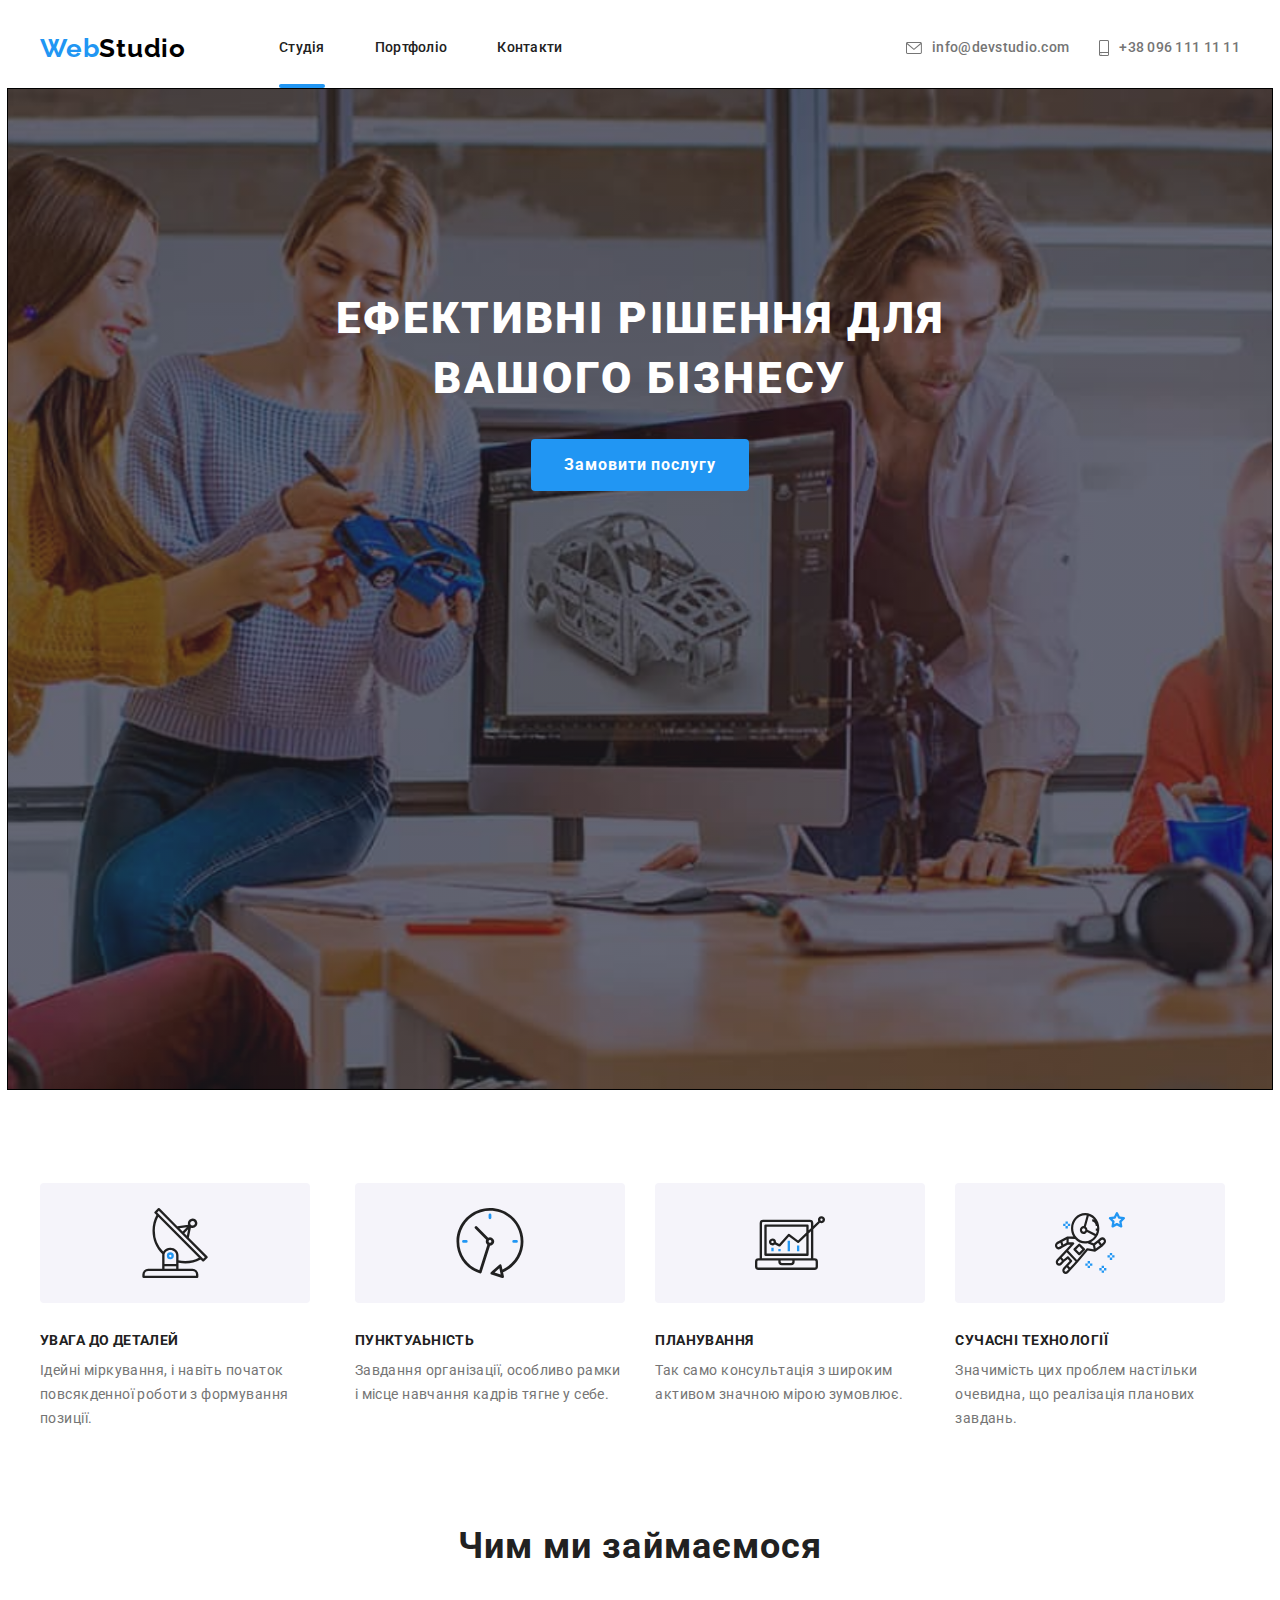
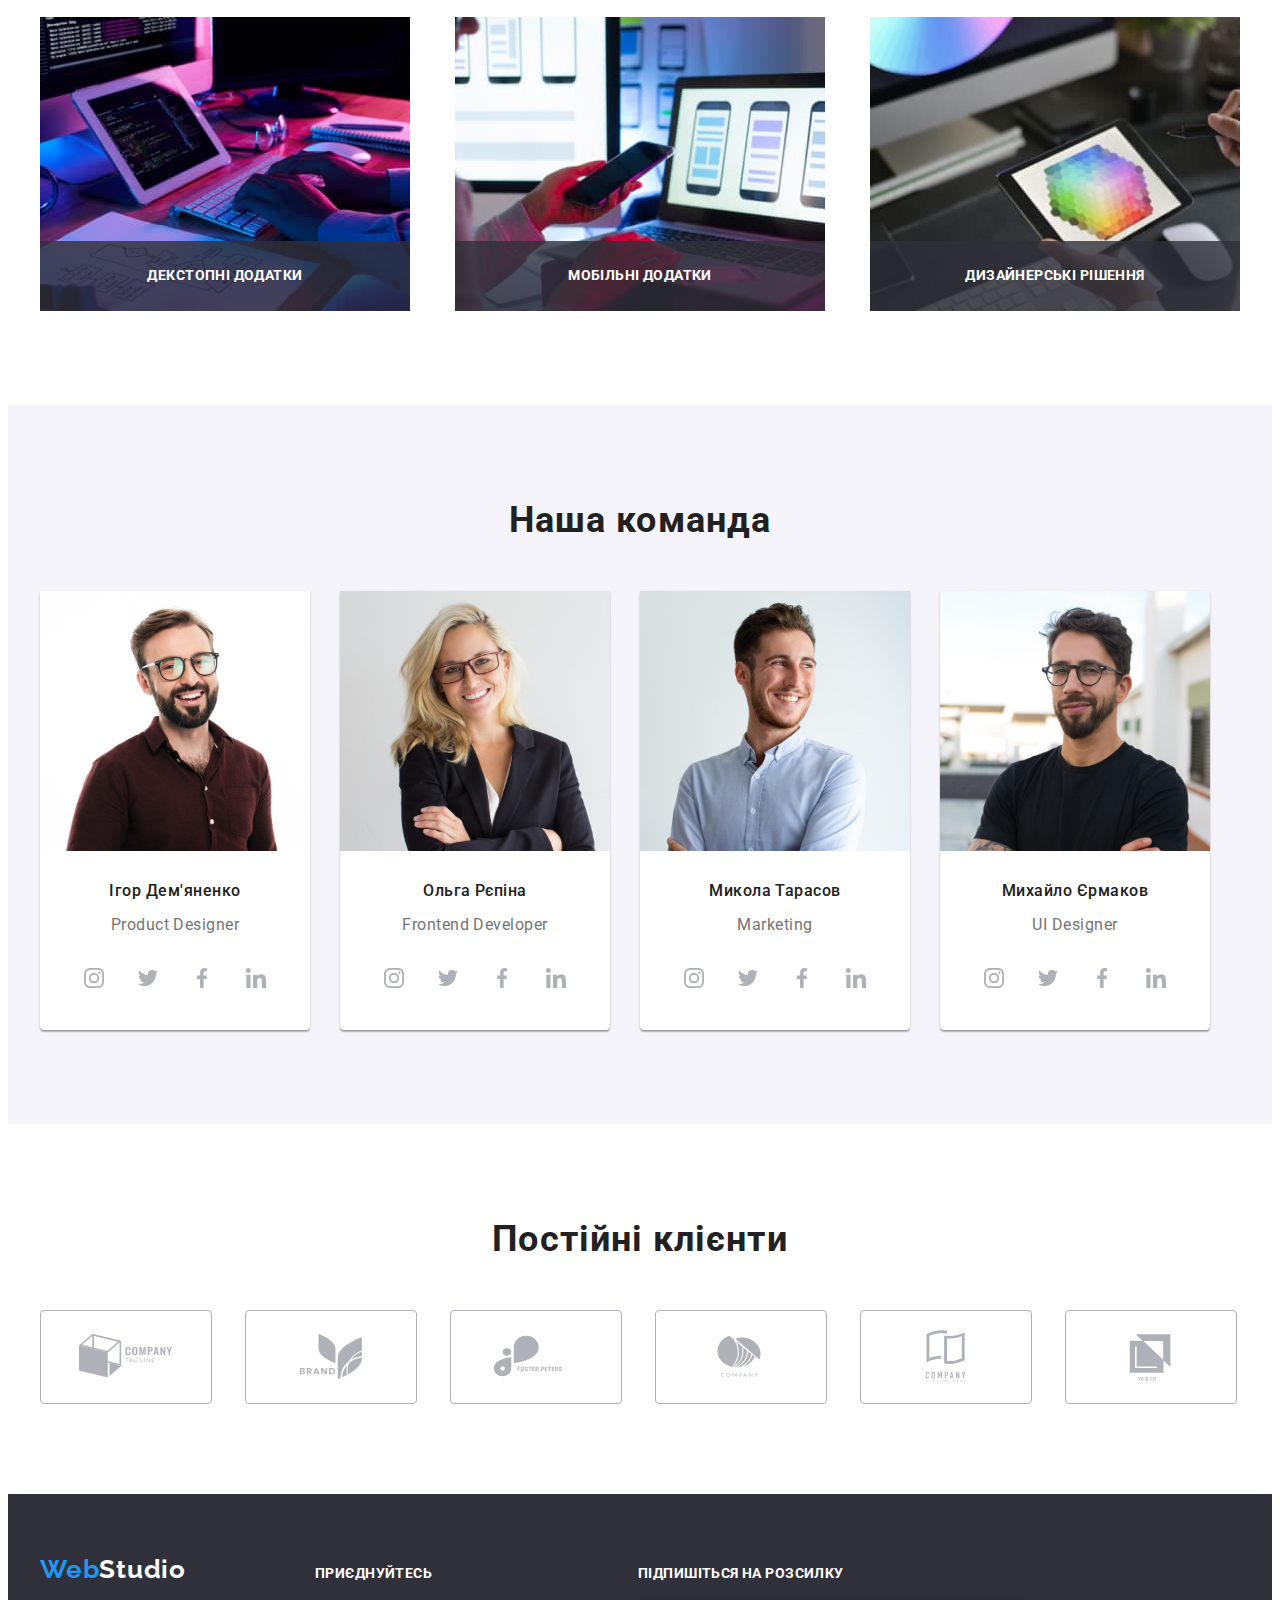
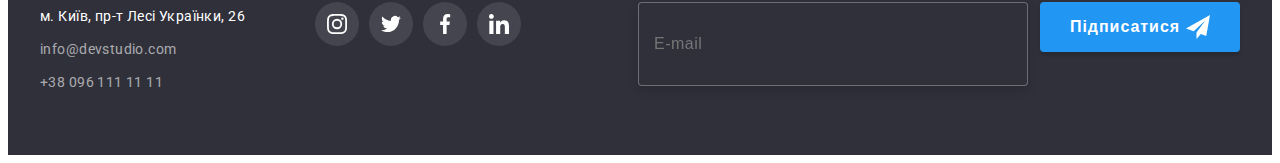
<file: index.html>
<!DOCTYPE html>
<html lang="uk">
  <head>
    <meta charset="UTF-8" />
    <meta http-equiv="X-UA-Compatible" content="IE=edge" />
    <meta name="viewport" content="width=device-width, initial-scale=1.0" />
    <link
      href="https://fonts.googleapis.com/css2?family=Raleway:wght@700&family=Roboto:wght@400;500;700;900&display=swap"
      rel="stylesheet"
    />
    <title>Document</title>
    <link
      rel="stylesheet"
      href="https://cdnjs.cloudflare.com/ajax/libs/modern-normalize/1.1.0/modern-normalize.min.css"
      integrity="sha512-wpPYUAdjBVSE4KJnH1VR1HeZfpl1ub8YT/NKx4PuQ5NmX2tKuGu6U/JRp5y+Y8XG2tV+wKQpNHVUX03MfMFn9Q=="
      crossorigin="anonymous"
      referrerpolicy="no-referrer"
    />
    <link rel="stylesheet" href="./css/main.min.css" />
  </head>
  <body>
    <header class="header">
      <div class="container header__container">
        <nav class="navigation">
          <a class="logo link" href="./index.html"
            >Web<span class="navigation__logo logo--color-dark">Studio</span></a
          >
          <ul class="menu menu__geometry list">
            <li class="menu__item item">
              <a class="menu__link link emphasis" href="./index.html">Студія</a>
            </li>
            <li class="menu__item item">
              <a class="menu__link link" href="./portfolio.html">Портфоліо</a>
            </li>
            <li class="menu__item item">
              <a class="menu__link link" href="#">Контакти</a>
            </li>
          </ul>
        </nav>
        <ul class="connekt connekt__geometry list">
          <li class="connekt__item item">
            <a class="connekt__link link" href="mailto:info@devstudio.com">
              <svg
                ViewBox="0 0 43 32"
                width="16"
                height="12"
                class="connekt__mail connekt__svg"
              >
                <use href="./images/icons.svg#icon-envelope"></use>
              </svg>
              info@devstudio.com
            </a>
          </li>
          <li class="connekt__item item">
            <a class="connekt__link link" href="tel:+380961111111">
              <svg
                ViewBox="0 0 20 32"
                width="16"
                height="12"
                class="connekt__tel connekt__svg"
              >
                <use href="./images/icons.svg#icon-smartphone"></use>
              </svg>
              +38 096 111 11 11
            </a>
          </li>
        </ul>
      </div>
    </header>
    <main>
      <section class="hero hero__geometry">
        <h1 class="hero__title title__geometry">
          Ефективні рішення для <br />вашого бізнесу
        </h1>
        <button
          class="hero__button"
          type="button"
          cursor="pointer"
          data-modal-open
        >
          Замовити послугу
        </button>
      </section>
      <section class="section section__features">
        <div class="container">
          <h2 class="section__title visually-hidden">Наші переваги</h2>
          <ul class="card-list list">
            <li class="card-list__item item">
              <div class="card-list__container container__geometry">
                <svg class="card-list__icon">
                  <use
                    href="./images/icons.svg#icon-antenna-1"
                    width="70"
                    height="70"
                  ></use>
                </svg>
              </div>
              <h3 class="card-list__title title__geometri title">
                Увага до деталей
              </h3>
              <p class="card-list__text text">
                Ідейні міркування, і навіть початок повсякденної роботи з
                формування позиції.
              </p>
            </li>
            <li class="card-list__item item">
              <div class="card-list__container container__geometry">
                <svg class="card-list__icon">
                  <use
                    href="./images/icons.svg#icon-clock-1"
                    width="70"
                    height="70"
                  ></use>
                </svg>
              </div>
              <h3 class="card-list__title title__geometri title">
                Пунктуаьність
              </h3>
              <p class="card-list__text text">
                Завдання організації, особливо рамки і місце навчання кадрів
                тягне у себе.
              </p>
            </li>
            <li class="card-list__item item">
              <div class="card-list__container container__geometry">
                <svg class="card-list__icon">
                  <use
                    href="./images/icons.svg#icon-diagram-1"
                    width="70"
                    height="70"
                  ></use>
                </svg>
              </div>
              <h3 class="card-list__title title__geometri title">Планування</h3>
              <p class="card-list__text text">
                Так само консультація з широким активом значною мірою зумовлює.
              </p>
            </li>
            <li class="card-list__item item">
              <div class="card-list__container container__geometry">
                <svg class="card-list__icon">
                  <use
                    href="./images/icons.svg#icon-astronaut-1"
                    width="70"
                    height="70"
                  ></use>
                </svg>
              </div>
              <h3 class="card-list__title title__geometri title">
                Сучасні технології
              </h3>
              <p class="card-list__text text">
                Значимість цих проблем настільки очевидна, що реалізація
                планових завдань.
              </p>
            </li>
          </ul>
        </div>
      </section>
      <section class="section">
        <div class="container">
          <h2 class="section-title centered">Чим ми займаємося</h2>
          <ul class="work-list list">
            <li class="item">
              <div class="img-text-top">
                <img
                  src="./images/workprogramming.jpg"
                  alt="фото роботи за комп'ютером з кодом"
                  width="370"
                />
                <p class="text-top">декстопні додатки</p>
              </div>
            </li>
            <li class="item">
              <div class="img-text-top">
                <img
                  src="./images/workstyles.jpg"
                  alt="фото роботи за комп'ютером зі стилями "
                  width="370"
                />
                <p class="text-top">мобільні додатки</p>
              </div>
            </li>
            <li class="item">
              <div class="img-text-top">
                <img
                  src="./images/workcolor.jpg"
                  alt="фото роботи за комп'ютером з кольором"
                  width="370"
                />
                <p class="text-top">дизайнерські рішення</p>
              </div>
            </li>
          </ul>
        </div>
      </section>
      <section class="section our-team">
        <div class="container">
          <h2 class="section-title centered">Наша команда</h2>

          <ul class="team list">
            <li class="team-item">
              <img
                src="./images/demianenko.jpg"
                alt="фото Ігор Дем'яненко дизайнер продукту"
                width="270"
              />
              <h3 class="team-title title">Ігор Дем'яненко</h3>
              <p class="text">Product Designer</p>
              <ul class="team-soial list">
                <li class="soial-item item">
                  <a
                    class="link-team"
                    href="#"
                    target="_blank"
                    rel="noopener noreferrer nofollow"
                  >
                    <svg
                      ViewBox="0 0 32 32"
                      width="20"
                      height="20"
                      class="team-icon"
                    >
                      <use href="./images/icons.svg#icon-instagram-2"></use>
                    </svg>
                  </a>
                </li>
                <li class="soial-item item">
                  <a
                    class="link-team"
                    href="#"
                    target="_blank"
                    rel="noopener noreferrer nofollow"
                  >
                    <svg
                      ViewBox="0 0 32 32"
                      width="20"
                      height="20"
                      class="team-icon"
                    >
                      <use href="./images/icons.svg#icon-twitter-1"></use>
                    </svg>
                  </a>
                </li>
                <li class="soial-item item">
                  <a
                    class="link-team"
                    href="#"
                    target="_blank"
                    rel="noopener noreferrer nofollow"
                  >
                    <svg
                      ViewBox="0 0 32 32"
                      width="20"
                      height="20"
                      class="team-icon"
                    >
                      <use href="./images/icons.svg#icon-facebook-1"></use>
                    </svg>
                  </a>
                </li>
                <li class="soial-item item">
                  <a
                    class="link-team"
                    href="#"
                    target="_blank"
                    rel="noopener noreferrer nofollow"
                  >
                    <svg
                      ViewBox="0 0 32 32"
                      width="20"
                      height="20"
                      class="team-icon"
                    >
                      <use href="./images/icons.svg#icon-linkedin-1"></use>
                    </svg>
                  </a>
                </li>
              </ul>
            </li>
            <li class="team-item">
              <img
                src="./images/repina.jpg"
                alt="фото Ольга Рєпіна 
                                    фронтeнт розробник"
                width="270"
              />
              <h3 class="team-title title">Ольга Рєпіна</h3>
              <p class="text">Frontend Developer</p>
              <ul class="team-soial list">
                <li class="soial-item item">
                  <a
                    class="link-team"
                    href="#"
                    target="_blank"
                    rel="noopener noreferrer nofollow"
                  >
                    <svg
                      ViewBox="0 0 32 32"
                      width="20"
                      height="20"
                      class="team-icon"
                    >
                      <use href="./images/icons.svg#icon-instagram-2"></use>
                    </svg>
                  </a>
                </li>
                <li class="soial-item item">
                  <a
                    class="link-team"
                    href="#"
                    target="_blank"
                    rel="noopener noreferrer nofollow"
                  >
                    <svg
                      ViewBox="0 0 32 32"
                      width="20"
                      height="20"
                      class="team-icon"
                    >
                      <use href="./images/icons.svg#icon-twitter-1"></use>
                    </svg>
                  </a>
                </li>
                <li class="soial-item item">
                  <a
                    class="link-team"
                    href="#"
                    target="_blank"
                    rel="noopener noreferrer nofollow"
                  >
                    <svg
                      ViewBox="0 0 32 32"
                      width="20"
                      height="20"
                      class="team-icon"
                    >
                      <use href="./images/icons.svg#icon-facebook-1"></use>
                    </svg>
                  </a>
                </li>
                <li class="soial-item item">
                  <a
                    class="link-team"
                    href="#"
                    target="_blank"
                    rel="noopener noreferrer nofollow"
                  >
                    <svg
                      ViewBox="0 0 32 32"
                      width="20"
                      height="20"
                      class="team-icon"
                    >
                      <use href="./images/icons.svg#icon-linkedin-1"></use>
                    </svg>
                  </a>
                </li>
              </ul>
            </li>
            <li class="team-item">
              <img
                src="./images/tarasov.jpg"
                alt="фото Микола Тарасов маркетолог"
                width="270"
              />
              <h3 class="team-title title">Микола Тарасов</h3>
              <p class="text">Marketing</p>
              <ul class="team-soial list">
                <li class="soial-item item">
                  <a
                    class="link-team"
                    href="#"
                    target="_blank"
                    rel="noopener noreferrer nofollow"
                  >
                    <svg
                      ViewBox="0 0 32 32"
                      width="20"
                      height="20"
                      class="team-icon"
                    >
                      <use href="./images/icons.svg#icon-instagram-2"></use>
                    </svg>
                  </a>
                </li>
                <li class="soial-item item">
                  <a
                    class="link-team"
                    href="#"
                    target="_blank"
                    rel="noopener noreferrer nofollow"
                  >
                    <svg
                      ViewBox="0 0 32 32"
                      width="20"
                      height="20"
                      class="team-icon"
                    >
                      <use href="./images/icons.svg#icon-twitter-1"></use>
                    </svg>
                  </a>
                </li>
                <li class="soial-item item">
                  <a
                    class="link-team"
                    href="#"
                    target="_blank"
                    rel="noopener noreferrer nofollow"
                  >
                    <svg
                      ViewBox="0 0 32 32"
                      width="20"
                      height="20"
                      class="team-icon"
                    >
                      <use href="./images/icons.svg#icon-facebook-1"></use>
                    </svg>
                  </a>
                </li>
                <li class="soial-item item">
                  <a
                    class="link-team"
                    href="#"
                    target="_blank"
                    rel="noopener noreferrer nofollow"
                  >
                    <svg
                      ViewBox="0 0 32 32"
                      width="20"
                      height="20"
                      class="team-icon"
                    >
                      <use href="./images/icons.svg#icon-linkedin-1"></use>
                    </svg>
                  </a>
                </li>
              </ul>
            </li>
            <li class="team-item">
              <img
                src="./images/ermakov.jpg"
                alt="фото Михайло Єрмаков дизайнер інтерфейсу"
                width="270"
              />
              <h3 class="team-title title">Михайло Єрмаков</h3>
              <p class="text">UI Designer</p>
              <ul class="team-soial list">
                <li class="soial-item item">
                  <a
                    class="link-team"
                    href="#"
                    target="_blank"
                    rel="noopener noreferrer nofollow"
                  >
                    <svg
                      ViewBox="0 0 32 32"
                      width="20"
                      height="20"
                      class="team-icon"
                    >
                      <use href="./images/icons.svg#icon-instagram-2"></use>
                    </svg>
                  </a>
                </li>
                <li class="soial-item item">
                  <a
                    class="link-team"
                    href="#"
                    target="_blank"
                    rel="noopener noreferrer nofollow"
                  >
                    <svg
                      ViewBox="0 0 32 32"
                      width="20"
                      height="20"
                      class="team-icon"
                    >
                      <use href="./images/icons.svg#icon-twitter-1"></use>
                    </svg>
                  </a>
                </li>
                <li class="soial-item item">
                  <a
                    class="link-team"
                    href="#"
                    target="_blank"
                    rel="noopener noreferrer nofollow"
                  >
                    <svg
                      ViewBox="0 0 32 32"
                      width="20"
                      height="20"
                      class="team-icon"
                    >
                      <use href="./images/icons.svg#icon-facebook-1"></use>
                    </svg>
                  </a>
                </li>
                <li class="soial-item item">
                  <a
                    class="link-team"
                    href="#"
                    target="_blank"
                    rel="noopener noreferrer nofollow"
                  >
                    <svg
                      ViewBox="0 0 32 32"
                      width="20"
                      height="20"
                      class="team-icon"
                    >
                      <use href="./images/icons.svg#icon-linkedin-1"></use>
                    </svg>
                  </a>
                </li>
              </ul>
            </li>
          </ul>
        </div>
      </section>
      <section class="section">
        <div class="container">
          <h2 class="section-title centered">Постійні клієнти</h2>
          <ul class="client list">
            <li class="client-item item">
              <a
                class="link-client"
                href="#"
                target="_blank"
                rel="noopener noreferrer nofollow"
              >
                <svg class="link-icon">
                  <use
                    href="./images/icons.svg#icon-Logo"
                    width="106"
                    height="60"
                  ></use>
                </svg>
              </a>
            </li>
            <li class="client-item item">
              <a
                class="link-client"
                href="#"
                target="_blank"
                rel="noopener noreferrer nofollow"
              >
                <svg class="link-icon">
                  <use
                    href="./images/icons.svg#icon-Logo-1"
                    width="106"
                    height="60"
                  ></use>
                </svg>
              </a>
            </li>
            <li class="client-item item">
              <a
                class="link-client"
                href="#"
                target="_blank"
                rel="noopener noreferrer nofollow"
              >
                <svg class="link-icon">
                  <use
                    href="./images/icons.svg#icon-Logo-2"
                    width="106"
                    height="60"
                  ></use>
                </svg>
              </a>
            </li>
            <li class="client-item item">
              <a
                class="link-client"
                href="#"
                target="_blank"
                rel="noopener noreferrer nofollow"
              >
                <svg class="link-icon">
                  <use
                    href="./images/icons.svg#icon-Logo-3"
                    width="106"
                    height="60"
                  ></use>
                </svg>
              </a>
            </li>
            <li class="client-item item">
              <a
                class="link-client"
                href="#"
                target="_blank"
                rel="noopener noreferrer nofollow"
              >
                <svg class="link-icon">
                  <use
                    href="./images/icons.svg#icon-Logo-4"
                    width="106"
                    height="60"
                  ></use>
                </svg>
              </a>
            </li>
            <li class="client-item item">
              <a
                class="link-client"
                href="#"
                target="_blank"
                rel="noopener noreferrer nofollow"
              >
                <svg class="link-icon">
                  <use
                    href="./images/icons.svg#icon-Logo-5"
                    width="106"
                    height="60"
                  ></use>
                </svg>
              </a>
            </li>
          </ul>
        </div>
      </section>
    </main>
    <footer class="bottom">
      <div class="container footer">
        <div class="bottom-container">
          <a class="logo link" href="./index.html"
            >Web<span class="logo-bottom logo--color-light">studio</span></a
          >
          <address class="bottom-adres">
            <ul class="bottom-list list">
              <li class="bottom-item">
                <a
                  class="bottom-adress link"
                  href="https://goo.gl/maps/CPtrU1FHBa2aNyZL9"
                  target="_blank"
                  rel="noopener noreferrer nofollow"
                  >м. Київ, пр-т Лесі Українки, 26</a
                >
              </li>
              <li class="bottom-item">
                <a class="bottom-mail link" href="mailto:info@devstudio.com"
                  >info@devstudio.com</a
                >
              </li>
              <li class="bottom-item">
                <a class="bottom-tel link" href="tel:+380961111111"
                  >+38 096 111 11 11</a
                >
              </li>
            </ul>
          </address>
        </div>
        <div class="social-container">
          <h2 class="bottom-title">приєднуйтесь</h2>
          <ul class="bottom-social-list list">
            <li class="bottom-social-item item">
              <a
                class="bottom-link-team"
                href="#"
                target="_blank"
                rel="noopener noreferrer nofollow"
              >
                <svg
                  ViewBox="0 0 32 32"
                  width="20"
                  height="20"
                  class="bottom-team-icon"
                >
                  <use href="./images/icons.svg#icon-instagram-2"></use>
                </svg>
              </a>
            </li>
            <li class="bottom-social-item item">
              <a
                class="bottom-link-team"
                href="#"
                target="_blank"
                rel="noopener noreferrer nofollow"
              >
                <svg
                  ViewBox="0 0 32 32"
                  width="20"
                  height="20"
                  class="bottom-team-icon"
                >
                  <use href="./images/icons.svg#icon-twitter-1"></use>
                </svg>
              </a>
            </li>
            <li class="bottom-social-item item">
              <a
                class="bottom-link-team"
                href="#"
                target="_blank"
                rel="noopener noreferrer nofollow"
              >
                <svg
                  ViewBox="0 0 32 32"
                  width="20"
                  height="20"
                  class="bottom-team-icon"
                >
                  <use href="./images/icons.svg#icon-facebook-1"></use>
                </svg>
              </a>
            </li>
            <li class="bottom-social-item item">
              <a
                class="bottom-link-team"
                href="#"
                target="_blank"
                rel="noopener noreferrer nofollow"
              >
                <svg
                  ViewBox="0 0 32 32"
                  width="20"
                  height="20"
                  class="bottom-team-icon"
                >
                  <use href="./images/icons.svg#icon-linkedin-1"></use>
                </svg>
              </a>
            </li>
          </ul>
        </div>
        <div class="footer-container">
          <h2 class="bottom-title">підпишіться на розсилку</h2>
          <div class="input-footer-container">
            <input
              type="email"
              name="footer-email"
              class="footer-input"
              placeholder="E-mail"
              required
              id="footer-email"
            />
            <button type="button" class="footer-button">
              підписатися
              <svg class="footer-input-icon" width="24" height="24">
                <use href="./images/icons.svg#icon-send"></use>
              </svg>
            </button>
          </div>
        </div>
      </div>
    </footer>
    <div class="backdrop is-hidden" data-modal>
      <div class="modal">
        <button type="button" class="modal-close" data-modal-close>
          <svg class="icon-modal-close" width="18" height="18">
            <use href="./images/icons.svg#icon-modal-close"></use>
          </svg>
        </button>
        <p class="modal-title">Залиште свої дані, ми вам передзвонимо</p>
        <form class="modal-form">
          <div class="modal-field">
            <label for="user-name" class="input-label">Ім'я</label>
            <div class="input-wrap">
              <input
                type="text"
                name="user-name"
                class="modal-input"
                placeholder=""
                required
                id="user-name"
              />
              <svg class="modal-input-icon" width="18" height="18">
                <use href="./images/icons.svg#icon-person-black"></use>
              </svg>
            </div>
          </div>
          <div class="modal-field">
            <label for="user-tel" class="input-label">Телефон</label>
            <div class="input-wrap">
              <input
                type="tel"
                name="user-tel"
                class="modal-input"
                placeholder=""
                required
                id="user-tel"
              />
              <svg class="modal-input-icon" width="18" height="18">
                <use href="./images/icons.svg#icon-phone-black"></use>
              </svg>
            </div>
          </div>
          <div class="modal-field">
            <label for="user-email" class="input-label">Пошта</label>
            <div class="input-wrap">
              <input
                type="email"
                name="user-email"
                class="modal-input"
                placeholder=""
                required
                id="user-email"
              />
              <svg class="modal-input-icon" width="18" height="18">
                <use href="./images/icons.svg#icon-email-black"></use>
              </svg>
            </div>
          </div>
          <div class="modal-field">
            <label for="user-coment" class="input-label">Коментар</label>
            <textarea
              name="user-coment"
              id="user-coment"
              class="modal-coment"
              placeholder="Введіть текст"
            ></textarea>
          </div>
          <div class="modal-field">
            <input
              type="checkbox"
              name="user-checkbox"
              class="modal-checkbox visually-hidden"
              id="user-checkbox"
            />
            <label for="user-checkbox" class="check-text">
              <span>
                <svg class="check-icon" width="16" height="15">
                  <use href="./images/icons.svg#icon-check"></use>
                </svg> </span
              >Погоджуюся з розсилкою та приймаю
              <a href="#" class=""> Умови договору</a>
            </label>
          </div>
          <button type="submit" class="modal-button">відправити</button>
        </form>
      </div>
    </div>
    <script src="./js/modal.js"></script>
  </body>
</html>
</file>
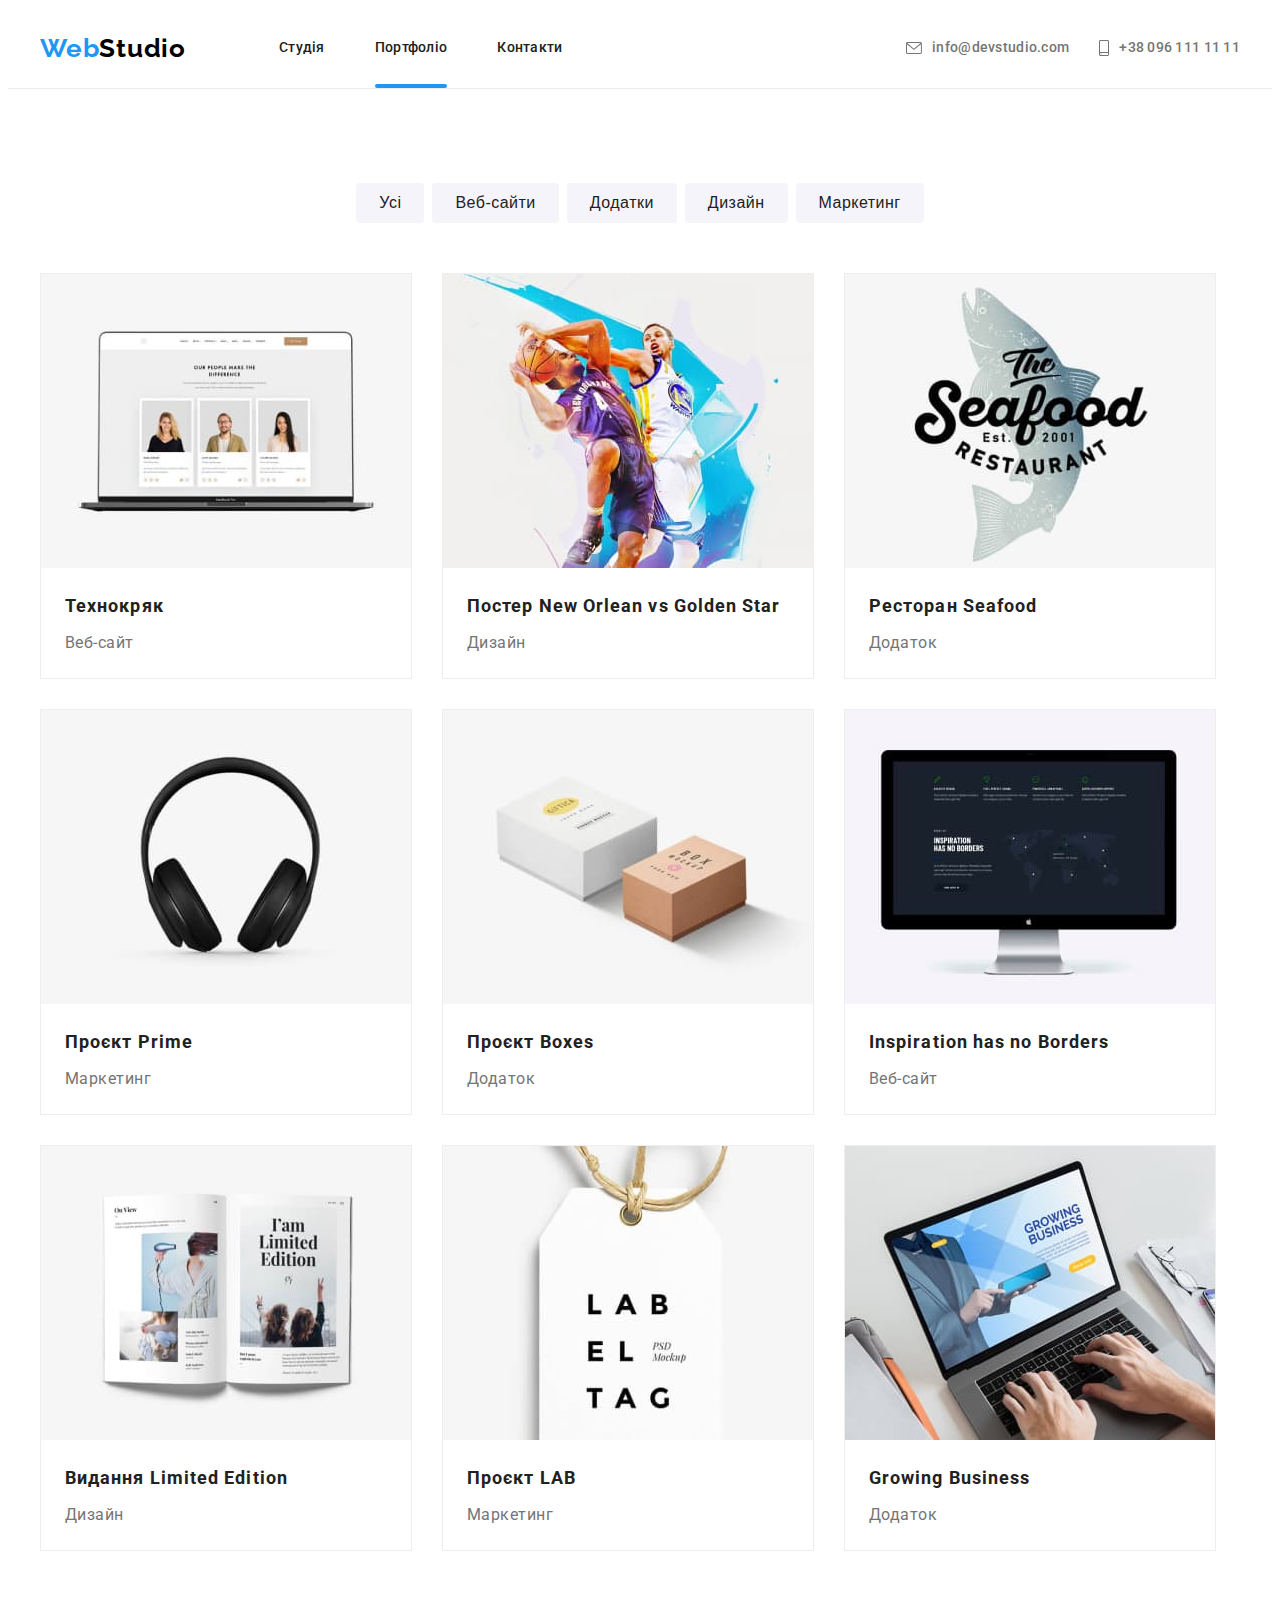
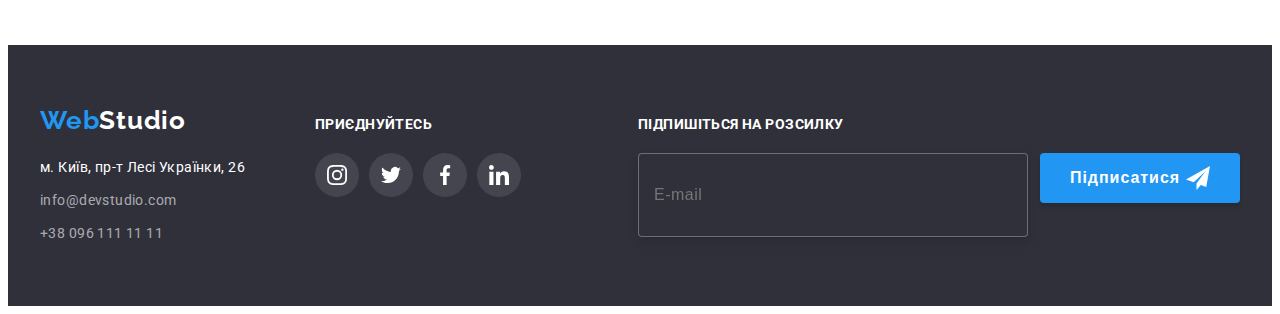
<file: portfolio.html>
<!DOCTYPE html>
<html lang="uk">
  <head>
    <meta charset="UTF-8" />
    <meta http-equiv="X-UA-Compatible" content="IE=edge" />
    <meta name="viewport" content="width=device-width, initial-scale=1.0" />
    <link
      href="https://fonts.googleapis.com/css2?family=Raleway:wght@700&family=Roboto:wght@400;500;700;900&display=swap"
      rel="stylesheet"
    />
    <title>Document</title>
    <link
      rel="stylesheet"
      href="https://cdnjs.cloudflare.com/ajax/libs/modern-normalize/1.1.0/modern-normalize.min.css"
      integrity="sha512-wpPYUAdjBVSE4KJnH1VR1HeZfpl1ub8YT/NKx4PuQ5NmX2tKuGu6U/JRp5y+Y8XG2tV+wKQpNHVUX03MfMFn9Q=="
      crossorigin="anonymous"
      referrerpolicy="no-referrer"
    />
    <link rel="stylesheet" href="./css/main.min.css" />
  </head>
  <body>
    <header class="header">
      <div class="container header__container">
        <nav class="navigation">
          <a class="logo link" href="./index.html"
            >Web<span class="navigation__logo logo--color-dark">Studio</span></a
          >
          <ul class="menu menu__geometry list">
            <li class="menu__item item">
              <a class="menu__link link" href="./index.html">Студія</a>
            </li>
            <li class="item">
              <a class="menu__link link emphasis" href="./portfolio.html"
                >Портфоліо</a
              >
            </li>
            <li class="menu__item item">
              <a class="menu__link link" href="#">Контакти</a>
            </li>
          </ul>
        </nav>
        <ul class="connekt connekt__geometry list">
          <li class="connekt__item item">
            <a class="connekt__link link" href="mailto:info@devstudio.com">
              <svg
                ViewBox="0 0 43 32"
                width="16"
                height="12"
                class="connekt__mail connekt__svg"
              >
                <use href="./images/icons.svg#icon-envelope"></use>
              </svg>
              info@devstudio.com
            </a>
          </li>
          <li class="connekt__item item">
            <a class="connekt__link link" href="tel:+380961111111">
              <svg
                ViewBox="0 0 20 32"
                width="16"
                height="12"
                class="connekt__tel connekt__svg"
              >
                <use href="./images/icons.svg#icon-smartphone"></use>
              </svg>
              +38 096 111 11 11
            </a>
          </li>
        </ul>
      </div>
    </header>
    <main>
      <section class="section">
        <div class="container">
          <ul class="btn-list list">
            <li class="item">
              <button class="btn-link" type="button">
                <span class="btn-text">Усі</span>
              </button>
            </li>
            <li class="item">
              <button class="btn-link" type="button">
                <span class="btn-text">Веб-сайти</span>
              </button>
            </li>
            <li class="item">
              <button class="btn-link" type="button">
                <span class="btn-text">Додатки</span>
              </button>
            </li>
            <li class="item">
              <button class="btn-link" type="button">
                <span class="btn-text">Дизайн</span>
              </button>
            </li>
            <li class="item">
              <button class="btn-link" type="button">
                <span class="btn-text">Маркетинг</span>
              </button>
            </li>
          </ul>
          <ul class="gallery-list list">
            <li class="item">
              <div class="img-text-container">
                <img
                  src="./images/tehnocriak.jpg"
                  alt="Фотографії на моніторі"
                  width="370"
                />
                <p class="item-top-text">
                  Ресурс пропонує комплексні пропозиції з різним рівнем
                  функціоналу та сервісів. Все це дозволить відвідувачу отримати
                  вичерпні відомості про компанію чи приватну особу.
                </p>
              </div>
              <div class="gallery-container">
                <h3 class="gallery-title">Технокряк</h3>
                <p class="texte">Веб-сайт</p>
              </div>
            </li>
            <li class="item">
              <div class="img-text-container">
                <img
                  src="./images/poster.jpg"
                  alt="Два баскетболіста в повітрі"
                  width="370"
                />
                <p class="item-top-text">
                  Ресурс пропонує комплексні пропозиції з різним рівнем
                  функціоналу та сервісів. Все це дозволить відвідувачу отримати
                  вичерпні відомості про компанію чи приватну особу.
                </p>
              </div>
              <div class="gallery-container">
                <h3 class="gallery-title">Постер New Orlean vs Golden Star</h3>
                <p class="texte">Дизайн</p>
              </div>
            </li>
            <li class="item">
              <div class="img-text-container">
                <img
                  src="./images/restoraunt.jpg"
                  alt="Емблема ресторану"
                  width="370"
                />
                <p class="item-top-text">
                  Ресурс пропонує комплексні пропозиції з різним рівнем
                  функціоналу та сервісів. Все це дозволить відвідувачу отримати
                  вичерпні відомості про компанію чи приватну особу.
                </p>
              </div>
              <div class="gallery-container">
                <h3 class="gallery-title">Ресторан Seafood</h3>
                <p class="texte">Додаток</p>
              </div>
            </li>
            <li class="item">
              <div class="img-text-container">
                <img
                  src="./images/prime.jpg"
                  alt="Накладні навушники"
                  width="370"
                />
                <p class="item-top-text">
                  Ресурс пропонує комплексні пропозиції з різним рівнем
                  функціоналу та сервісів. Все це дозволить відвідувачу отримати
                  вичерпні відомості про компанію чи приватну особу.
                </p>
              </div>
              <div class="gallery-container">
                <h3 class="gallery-title">Проєкт Prime</h3>
                <p class="texte">Маркетинг</p>
              </div>
            </li>
            <li class="item">
              <div class="img-text-container">
                <img
                  src="./images/boxes.jpg"
                  alt="Дві пакувальні коробочки"
                  width="370"
                />
                <p class="item-top-text">
                  Ресурс пропонує комплексні пропозиції з різним рівнем
                  функціоналу та сервісів. Все це дозволить відвідувачу отримати
                  вичерпні відомості про компанію чи приватну особу.
                </p>
              </div>
              <div class="gallery-container">
                <h3 class="gallery-title">Проєкт Boxes</h3>
                <p class="texte">Додаток</p>
              </div>
            </li>
            <li class="item">
              <div class="img-text-container">
                <img
                  src="./images/borders.jpg"
                  alt="Силует карти світу на моніторі"
                  width="370"
                />
                <p class="item-top-text">
                  Ресурс пропонує комплексні пропозиції з різним рівнем
                  функціоналу та сервісів. Все це дозволить відвідувачу отримати
                  вичерпні відомості про компанію чи приватну особу.
                </p>
              </div>
              <div class="gallery-container">
                <h3 class="gallery-title">Inspiration has no Borders</h3>
                <p class="texte">Веб-сайт</p>
              </div>
            </li>
            <li class="item">
              <div class="img-text-container">
                <img
                  src="./images/edition.jpg"
                  alt="Відкрита книга"
                  width="370"
                />
                <p class="item-top-text">
                  Ресурс пропонує комплексні пропозиції з різним рівнем
                  функціоналу та сервісів. Все це дозволить відвідувачу отримати
                  вичерпні відомості про компанію чи приватну особу.
                </p>
              </div>
              <div class="gallery-container">
                <h3 class="gallery-title">Видання Limited Edition</h3>
                <p class="texte">Дизайн</p>
              </div>
            </li>
            <li class="item">
              <div class="img-text-container">
                <img src="./images/lab.jpg" alt="Бірка з написом" width="370" />
                <p class="item-top-text">
                  Ресурс пропонує комплексні пропозиції з різним рівнем
                  функціоналу та сервісів. Все це дозволить відвідувачу отримати
                  вичерпні відомості про компанію чи приватну особу.
                </p>
              </div>
              <div class="gallery-container">
                <h3 class="gallery-title">Проєкт LAB</h3>
                <p class="texte">Маркетинг</p>
              </div>
            </li>
            <li class="item">
              <div class="img-text-container">
                <img
                  src="./images/business.jpg"
                  alt="Робона на ноутбуці"
                  width="370"
                />
                <p class="item-top-text">
                  Ресурс пропонує комплексні пропозиції з різним рівнем
                  функціоналу та сервісів. Все це дозволить відвідувачу отримати
                  вичерпні відомості про компанію чи приватну особу.
                </p>
              </div>
              <div class="gallery-container">
                <h3 class="gallery-title">Growing Business</h3>
                <p class="texte">Додаток</p>
              </div>
            </li>
          </ul>
        </div>
      </section>
    </main>
    <footer class="bottom">
      <div class="container footer">
        <div class="bottom-container">
          <a class="logo link" href="./index.html"
            >Web<span class="logo-bottom logo--color-light">studio</span></a
          >
          <address class="bottom-adres">
            <ul class="bottom-list list">
              <li class="bottom-item">
                <a
                  class="bottom-adress link"
                  href="https://goo.gl/maps/CPtrU1FHBa2aNyZL9"
                  target="_blank"
                  rel="noopener noreferrer nofollow"
                  >м. Київ, пр-т Лесі Українки, 26</a
                >
              </li>
              <li class="bottom-item">
                <a class="bottom-mail link" href="mailto:info@devstudio.com"
                  >info@devstudio.com</a
                >
              </li>
              <li class="bottom-item">
                <a class="bottom-tel link" href="tel:+380961111111"
                  >+38 096 111 11 11</a
                >
              </li>
            </ul>
          </address>
        </div>
        <div class="social-container">
          <h2 class="bottom-title">приєднуйтесь</h2>
          <ul class="bottom-social-list list">
            <li class="bottom-social-item item">
              <a
                class="bottom-link-team"
                href="#"
                target="_blank"
                rel="noopener noreferrer nofollow"
              >
                <svg
                  ViewBox="0 0 32 32"
                  width="20"
                  height="20"
                  class="bottom-team-icon"
                >
                  <use href="./images/icons.svg#icon-instagram-2"></use>
                </svg>
              </a>
            </li>
            <li class="bottom-social-item item">
              <a
                class="bottom-link-team"
                href="#"
                target="_blank"
                rel="noopener noreferrer nofollow"
              >
                <svg
                  ViewBox="0 0 32 32"
                  width="20"
                  height="20"
                  class="bottom-team-icon"
                >
                  <use href="./images/icons.svg#icon-twitter-1"></use>
                </svg>
              </a>
            </li>
            <li class="bottom-social-item item">
              <a
                class="bottom-link-team"
                href="#"
                target="_blank"
                rel="noopener noreferrer nofollow"
              >
                <svg
                  ViewBox="0 0 32 32"
                  width="20"
                  height="20"
                  class="bottom-team-icon"
                >
                  <use href="./images/icons.svg#icon-facebook-1"></use>
                </svg>
              </a>
            </li>
            <li class="bottom-social-item item">
              <a
                class="bottom-link-team"
                href="#"
                target="_blank"
                rel="noopener noreferrer nofollow"
              >
                <svg
                  ViewBox="0 0 32 32"
                  width="20"
                  height="20"
                  class="bottom-team-icon"
                >
                  <use href="./images/icons.svg#icon-linkedin-1"></use>
                </svg>
              </a>
            </li>
          </ul>
        </div>
        <div class="footer-container">
          <h2 class="bottom-title">підпишіться на розсилку</h2>
          <div class="input-footer-container">
            <input
              type="email"
              name="footer-email"
              class="footer-input"
              placeholder="E-mail"
              required
              id="footer-email"
            />
            <button type="button" class="footer-button">
              підписатися
              <svg class="footer-input-icon" width="24" height="24">
                <use href="./images/icons.svg#icon-send"></use>
              </svg>
            </button>
          </div>
        </div>
      </div>
    </footer>
  </body>
</html>
</file>
<file: css/main.min.css>
:root{--primary-text-color: #212121;--title-text-color: #757575;--hero-text-color: #ffffff;--webstudio-text-color: #000000;--accent-color: #2196f3;--background-color: #ffffff;--accent-background-color: #2196f3;--post-tel-color: rgba(255, 255, 255, 0.6);--background-button-color: #f5f4fa;--background-footer: #2f303a;--icon-color: #afb1b8;--color-red: red}p,h1,h2,h3,h4,h5,h6{margin:0}ul,ol{margin:0;padding-left:0}button{cursor:pointer}address{font-style:normal}img{display:block;max-width:100%;height:auto}body{position:relative;font-family:"Roboto";background:var(--background-color);color:var(--title-text-color)}.link{text-decoration:none;transition:color 250ms cubic-bezier(0.4, 0, 0.2, 1)}.list{list-style:none}.item{list-style:none}.title{margin-bottom:10px}.centered{text-align:center;margin-bottom:50px}.section{padding-top:94px;padding-bottom:94px;margin:0 auto}.visually-hidden{position:absolute;width:1px;height:1px;margin:-1px;border:0;padding:0;white-space:nowrap;-webkit-clip-path:inset(100%);clip-path:inset(100%);clip:rect(0 0 0 0);overflow:hidden}.container{width:1200px;padding-left:15px;padding-right:15px;margin:0 auto}.logo{font-family:"Raleway";font-weight:700;font-size:26px;line-height:1.19;letter-spacing:.03em;color:var(--accent-color);transition:color 250ms cubic-bezier(0.4, 0, 0.2, 1)}.logo:hover,.logo:focus{color:var(--accent-color)}.logo--color-light{color:var(--hero-text-color)}.logo--color-dark{color:var(--webstudio-text-color)}/*! --- модальне вікно --- */.backdrop{width:100%;height:100%;position:fixed;top:0;background-color:rgba(0,0,0,.5);transition:opacity 250ms linear,visibility 250ms linear}.modal{position:absolute;width:528px;height:581px;top:50%;left:50%;padding:40px;transform:translate(-50%, -50%) scale(1);transition:transform 250ms linear;background:#fff;box-shadow:0px 1px 3px rgba(0,0,0,.12),0px 1px 1px rgba(0,0,0,.14),0px 2px 1px rgba(0,0,0,.2);border-radius:4px}.backdrop.is-hidden .modal{transform:translate(-50%, -50%) scale(0)}.modal-close{position:absolute;width:30px;height:30px;background-color:rgba(0,0,0,0);border:1px solid rgba(0,0,0,.1);border-radius:50%;top:10px;right:10px;display:flex;align-items:center;justify-content:center}.icon-modal-close{transition:fill 250ms cubic-bezier(0.4, 0, 0.2, 1)}.modal-close:hover .icon-modal-close,.modal-close:focus .icon-modal-close{fill:var(--accent-background-color)}.backdrop.is-hidden{visibility:hidden;opacity:0;pointer-events:none}.modal-title{margin-bottom:12px;font-weight:700;font-size:20px;line-height:1.15;text-align:center;letter-spacing:.03em;color:var(--primary-text-color)}.modal-field{margin-bottom:10px}.input-wrap{position:relative}.input-label{display:block;margin-bottom:4px;font-size:12px;line-height:1.17;letter-spacing:.01em;color:var(--title-text-color)}.modal-input{width:100%;height:40px;padding-left:40px;padding-right:10px;border:1px solid rgba(33,33,33,.2);border-radius:4px;outline:rgba(0,0,0,0);transition:border-color 250ms cubic-bezier(0.4, 0, 0.2, 1)}.modal-input:focus{border-color:var(--accent-background-color)}.modal-input-icon{position:absolute;left:12px;top:50%;transform:translateY(-50%);transition:fill 250ms cubic-bezier(0.4, 0, 0.2, 1)}.modal-input:focus+.modal-input-icon{fill:var(--accent-background-color)}.modal-coment{width:100%;height:120px;padding:12px 16px;border:1px solid rgba(33,33,33,.2);border-radius:4px;outline:rgba(0,0,0,0);resize:none;transition:border-color 250ms cubic-bezier(0.4, 0, 0.2, 1);font-size:12px;line-height:1.17;letter-spacing:.01em;color:rgba(117,117,117,.5)}.modal-coment:focus{border-color:var(--accent-background-color)}.check-text{display:flex;align-items:center;justify-content:space-evenly;margin-top:20px;margin-bottom:30px;font-size:14px;line-height:1.71;letter-spacing:.03em;color:var(--title-text-color);position:relative}.check-text>a{color:#2196f3}.check-text::before{content:"";width:40px;height:22px;border-radius:50px;border:1px solid red;background:red;margin-right:8px;transition:border-color 500ms linear,background-color 500ms linear}.check-text::after{content:"";position:absolute;left:4px;top:3px;width:18px;height:18px;border-radius:50%;background-color:#000;transition:transform 250ms linear,background-color 250ms linear}.modal-checkbox:checked+.check-text::after{transform:translate(20px);background-color:#ff0}.modal-checkbox:checked+.check-text::before{border-color:blue;background:blue}.check-icon{position:absolute;width:1px;height:1px;margin:-1px;border:0;padding:0;white-space:nowrap;-webkit-clip-path:inset(100%);clip-path:inset(100%);clip:rect(0 0 0 0);overflow:hidden}.modal-button{display:flex;align-items:center;text-align:center;width:200px;height:50px;margin-left:auto;margin-right:auto;padding:10px 52px;box-shadow:0px 4px 4px rgba(0,0,0,.15);border-radius:4px;font-weight:700;font-size:16px;line-height:1.88;letter-spacing:.06em;text-transform:capitalize;color:#fff;background:#2196f3;border-color:rgba(0,0,0,0);transition:background-color 250ms cubic-bezier(0.4, 0, 0.2, 1)}.modal-button:hover,.modal-button:focus{background:#188ce8;box-shadow:0px 4px 4px rgba(0,0,0,.15);border-radius:4px}.header{border-bottom:1px solid #ececec}.navigation{display:flex;align-items:center}.header__container{display:flex;align-items:center;padding-top:0;padding-bottom:0}.navigation__logo{text-transform:capitalize;transition:color 250ms cubic-bezier(0.4, 0, 0.2, 1)}.navigation__logo:hover,.navigation__logo:focus{color:var(--accent-color)}.menu{display:flex}.menu__geometry{margin-left:93px}.menu .item:not(:last-child){margin-right:50px}.menu__link{display:block;padding-top:32px;padding-bottom:32px;position:relative;font-weight:500;font-size:14px;line-height:1.14;letter-spacing:.02em;color:var(--primary-text-color);transition:color 250ms cubic-bezier(0.4, 0, 0.2, 1)}.menu__link:hover,.menu__link:focus{color:var(--accent-color)}.emphasis::after{content:"";position:absolute;bottom:0;left:0;width:100%;height:4px;background:#2196f3;border-radius:2px}.connekt__geometry{margin-left:auto}.connekt{display:flex;justify-items:baseline;align-items:center;font-weight:500;font-size:14px;line-height:1.14;letter-spacing:.02em}.connekt__geometry .connekt__item+.connekt__item{margin-left:30px}.connekt__item{display:flex;align-items:center;justify-content:center;font-weight:500;font-size:14px;line-height:1.14;letter-spacing:.02em;color:var(--title-text-color)}.connekt__link{display:flex;align-items:center;justify-content:center;padding-top:32px;padding-bottom:32px;font-weight:500;font-size:14px;line-height:1.14;letter-spacing:.02em;color:var(--title-text-color);transition:color 250ms cubic-bezier(0.4, 0, 0.2, 1)}.connekt__link:hover,.connekt__link:focus{color:var(--accent-color)}.connekt__svg{margin-right:10px}.connekt__mail{width:16px;height:12px;fill:var(--title-text-color);color:var(--title-text-color);transition:fill 250ms cubic-bezier(0.4, 0, 0.2, 1)}.connekt__link:hover .connekt__mail,.connekt__link:focus .connekt__mail{fill:var(--accent-color)}.connekt__tel{width:10px;height:16px;fill:var(--title-text-color);transition:fill 250ms cubic-bezier(0.4, 0, 0.2, 1)}.connekt__link:hover .connekt__tel,.connekt__link:focus .connekt__tel{fill:var(--accent-color)}.hero{text-align:center;padding-top:200px;padding-bottom:200px;max-width:1600px;height:600px;outline:1px solid #000;background-image:linear-gradient(to right, rgba(47, 48, 58, 0.4), rgba(47, 48, 58, 0.4)),url(../images/hero.jpg);background-repeat:no-repeat;background-position:center;background-size:cover;background-color:#c4c4c4}.hero__geometry{margin-left:auto;margin-right:auto}.hero__title{font-weight:900;font-size:44px;line-height:1.36;letter-spacing:.06em;color:var(--hero-text-color);text-transform:uppercase}.title__geometry{margin-bottom:30px}.hero__button{font-family:"Roboto";font-weight:700;font-size:16px;line-height:1.88;letter-spacing:.06em;color:var(--hero-text-color);background:var(--accent-background-color);transition:background 250ms cubic-bezier(0.4, 0, 0.2, 1);display:inline-block;border-radius:4px;padding:10px 32px;min-width:216px;text-align:center;border:1px solid rgba(0,0,0,0);cursor:pointer}.hero__button:hover,.hero__button:focus{background:var(--accent-background-color)}.section__features{padding-top:94px;padding-bottom:0px}.section__title,.section-title{font-weight:700;font-size:36px;line-height:1.17;letter-spacing:.03em;color:var(--primary-text-color)}.card-list{list-style:none;display:flex}.card-list .card-list__item+.card-list__item{margin-left:30px}.card-list__container{display:flex;align-items:center;justify-content:center;background:var(--background-button-color);border-radius:4px;width:270px;height:120px}.container__geometry{margin-bottom:30px}.card-list__icon{width:70px;height:70px}.card-list__title{font-weight:700;font-size:14px;line-height:1.14;letter-spacing:.03em;text-transform:uppercase;color:var(--primary-text-color)}.title__geometri{margin-bottom:10px}.card-list__text{font-size:14px;line-height:1.71;letter-spacing:.03em}.work-list{list-style:none;display:flex;justify-content:space-between}.img-text-top{position:relative;overflow:hidden}.text-top{position:absolute;width:100%;height:70px;bottom:0px;overflow:auto;display:flex;align-items:center;justify-content:center;font-weight:700;font-size:14px;line-height:1.14;letter-spacing:.03em;text-transform:uppercase;color:#fff;background:rgba(47,48,58,.8)}.our-team{background:var(--background-button-color)}.team{list-style:none;display:flex}.team>.team-item+.team-item{margin-left:30px}.team-item{background:var(--background-color);padding-bottom:30px;width:270px;text-align:center;box-shadow:0px 1px 3px rgba(0,0,0,.12),0px 1px 1px rgba(0,0,0,.14),0px 2px 1px rgba(0,0,0,.2);border-radius:0px 0px 4px 4px}.team-title{font-weight:500;font-size:16px;line-height:1.19;letter-spacing:.03em;color:var(--primary-text-color);margin-top:30px}.team-item>.text{font-size:16px;line-height:1.88;letter-spacing:.03em}.team-soial{display:flex;justify-content:center;gap:10px;margin-top:16px}.soial-item{width:44px;height:44px}.link-team{display:flex;align-items:center;justify-content:center;width:100%;height:100%;border-radius:50%;background-color:var(--background-color);fill:var(--icon-color);transition:background 250ms cubic-bezier(0.4, 0, 0.2, 1)}.link-team:hover,.link-team:focus{background-color:var(--accent-background-color);fill:var(--hero-text-color)}.team-icon{width:20px;height:20px;transition:fill 250ms cubic-bezier(0.4, 0, 0.2, 1)}.client{display:flex;gap:30px}.client-item{width:calc((100% - 150px)/6);height:90px}.link-icon{fill:#afb1b8;width:106px;height:60px;transition:fill 250ms cubic-bezier(0.4, 0, 0.2, 1)}.link-client:hover .link-icon,.link-client:focus .link-icon{fill:var(--accent-color)}.link-client{display:flex;align-items:center;justify-content:center;border:1px solid #afb1b8;border-radius:4px;width:170px;height:92px;transition:border 250ms cubic-bezier(0.4, 0, 0.2, 1)}.link-client:hover,.link-client:focus{border:1px solid var(--accent-background-color);border-radius:4px}.bottom{padding-top:60px;padding-bottom:60px;background:var(--background-footer)}.logo-bottom{display:inline-block;margin-bottom:20px;text-transform:capitalize;transition:color 250ms cubic-bezier(0.4, 0, 0.2, 1)}.logo-bottom:hover,.logo-bottom:focus{color:var(--accent-color)}.logo>.link-bottom{display:inline-block;margin-bottom:20px;font-family:"Raleway";font-weight:700;font-size:26px;line-height:1.19;letter-spacing:.03em;color:var(--accent-color);transition:color 250ms cubic-bezier(0.4, 0, 0.2, 1)}.bottom-list{display:block;list-style:none;font-weight:400;font-size:14px;line-height:1.71;letter-spacing:.03em}.bottom-list .bottom-item+.bottom-item{margin-top:9px}.bottom-adress{color:var(--hero-text-color)}.bottom-adress:hover,.bottom-adress:focus{color:var(--accent-color)}.bottom-mail{color:var(--post-tel-color)}.bottom-mail:hover,.bottom-mail:focus{color:var(--accent-color)}.bottom-tel{color:var(--post-tel-color)}.bottom-tel:hover,.bottom-tel:focus{color:var(--accent-color)}.footer{display:flex;align-items:baseline;padding-top:0;padding-bottom:0}.social-container{margin-left:70px}.bottom-title{font-weight:700;font-size:14px;line-height:1.14;letter-spacing:.03em;text-transform:uppercase;color:var(--hero-text-color)}.bottom-social-list{display:flex;gap:10px;margin-top:20px}.bottom-social-item{width:44px;height:44px}.bottom-link-team{display:flex;align-items:center;justify-content:center;width:100%;height:100%;background:rgba(255,255,255,.1);border-radius:50%;fill:var(--hero-text-color);transition:background-color 250ms cubic-bezier(0.4, 0, 0.2, 1)}.bottom-link-team:hover,.bottom-link-team:focus{background-color:var(--accent-background-color)}.footer-container{margin-right:0;margin-left:auto}.input-footer-container{display:flex;gap:12px;margin-top:20px}.footer-input{width:358px;height:50px;padding:16px 15px;border:1px solid rgba(255,255,255,.3);filter:drop-shadow(0px 4px 4px rgba(0, 0, 0, 0.15));border-radius:4px;font-size:16px;line-height:1.25;letter-spacing:.03em;color:rgba(255,255,255,.6);background-color:var(--background-footer);outline:rgba(0,0,0,0);transition:border-color 250ms cubic-bezier(0.4, 0, 0.2, 1)}.footer-input:focus{border-color:var(--accent-background-color)}.footer-button{display:flex;align-items:center;position:relative;width:200px;height:50px;padding:10px 62px 10px 28px;box-shadow:0px 4px 4px rgba(0,0,0,.15);border-radius:4px;font-weight:700;font-size:16px;line-height:1.88;letter-spacing:.06em;text-transform:capitalize;background:#2196f3;color:#fff;border-color:rgba(0,0,0,0)}.footer-input-icon{position:absolute;right:28px;top:50%;transform:translateY(-50%);fill:#fff}.btn-list{display:flex;align-items:center;justify-content:center;margin-bottom:50px}.btn-list .item+.item{margin-left:8px}.btn-list{list-style:none}.btn-text{transition:color 250ms cubic-bezier(0.4, 0, 0.2, 1)}.btn-link{padding:6px 22px;text-align:center;border:1px solid rgba(0,0,0,0);border-radius:4px;font-weight:500;font-size:16px;line-height:1.63;letter-spacing:.03em;color:var(--primary-text-color);background:var(--background-button-color);transition:background-color 250ms cubic-bezier(0.4, 0, 0.2, 1)}.btn-link:hover,.btn-link:focus{color:var(--hero-text-color);background:var(--accent-background-color);box-shadow:0px 3px 1px rgba(0,0,0,.1),0px 1px 2px rgba(0,0,0,.08),0px 2px 2px rgba(0,0,0,.12);border-radius:4px}.gallery-container{padding:20px 24px}.gallery-title{margin-bottom:4px;font-weight:700;font-size:18px;line-height:2;letter-spacing:.06em;color:var(--primary-text-color)}.texte{font-weight:400;font-size:16px;line-height:1.88;letter-spacing:.03em}.gallery-list{list-style:none;display:flex;flex-wrap:wrap;gap:30px}.gallery-list .item{width:370px;border:1px solid #eee;transition:box-shadow 250ms cubic-bezier(0.4, 0, 0.2, 1)}.gallery-list .item:hover,.gallery-list .item:focus{background:var(--background-color);border:1px solid #eee;box-shadow:0px 1px 1px rgba(0,0,0,.12),0px 4px 4px rgba(0,0,0,.06),1px 4px 6px rgba(0,0,0,.16)}.img-text-container{position:relative;overflow:hidden}.item-top-text{position:absolute;top:0;transform:translateY(100%);transition:250ms linear;overflow:auto;padding:61px 24px 65px 24px;font-size:18px;line-height:1.56;letter-spacing:.03em;color:#fff;border:1px solid #000;text-shadow:0px 4px 4px rgba(0,0,0,.25);background:rgba(33,150,243,.9)}.item:hover .item-top-text{transform:translateY(0)}/*# sourceMappingURL=main.min.css.map */
</file>
